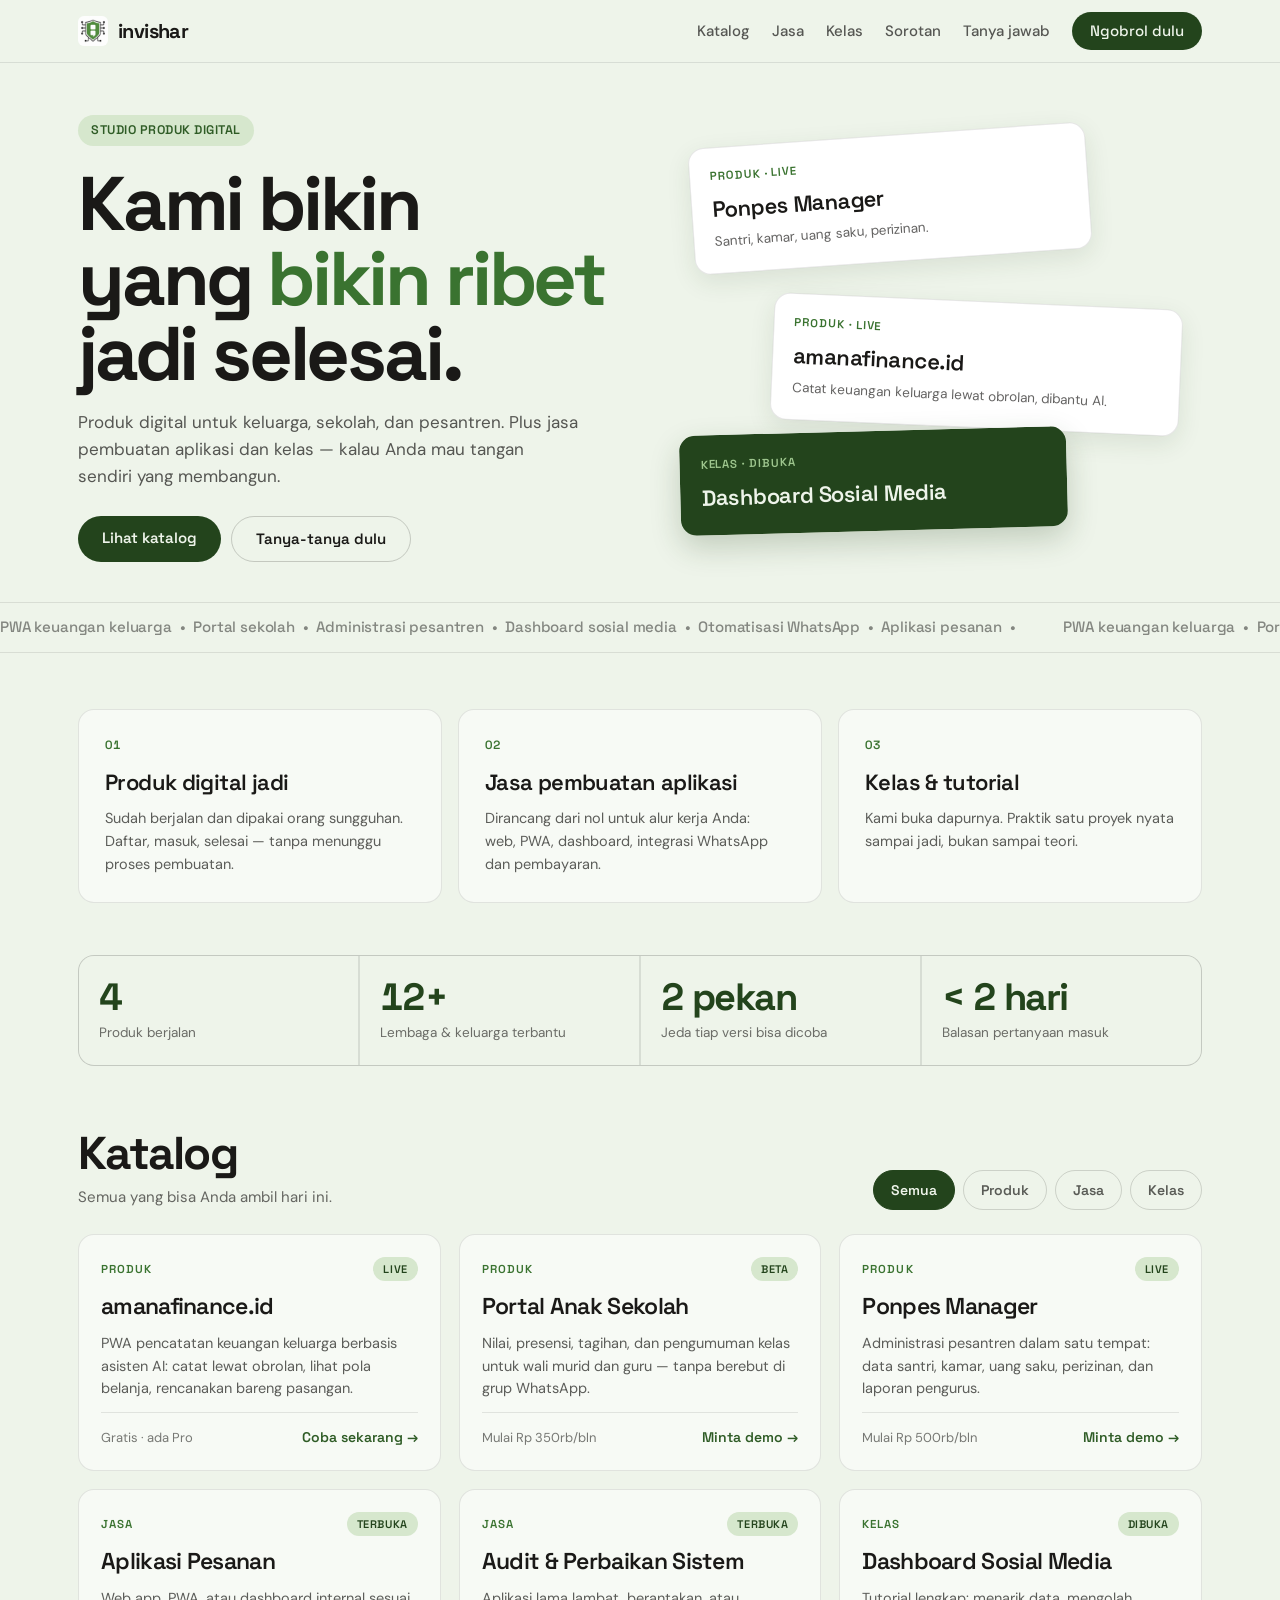
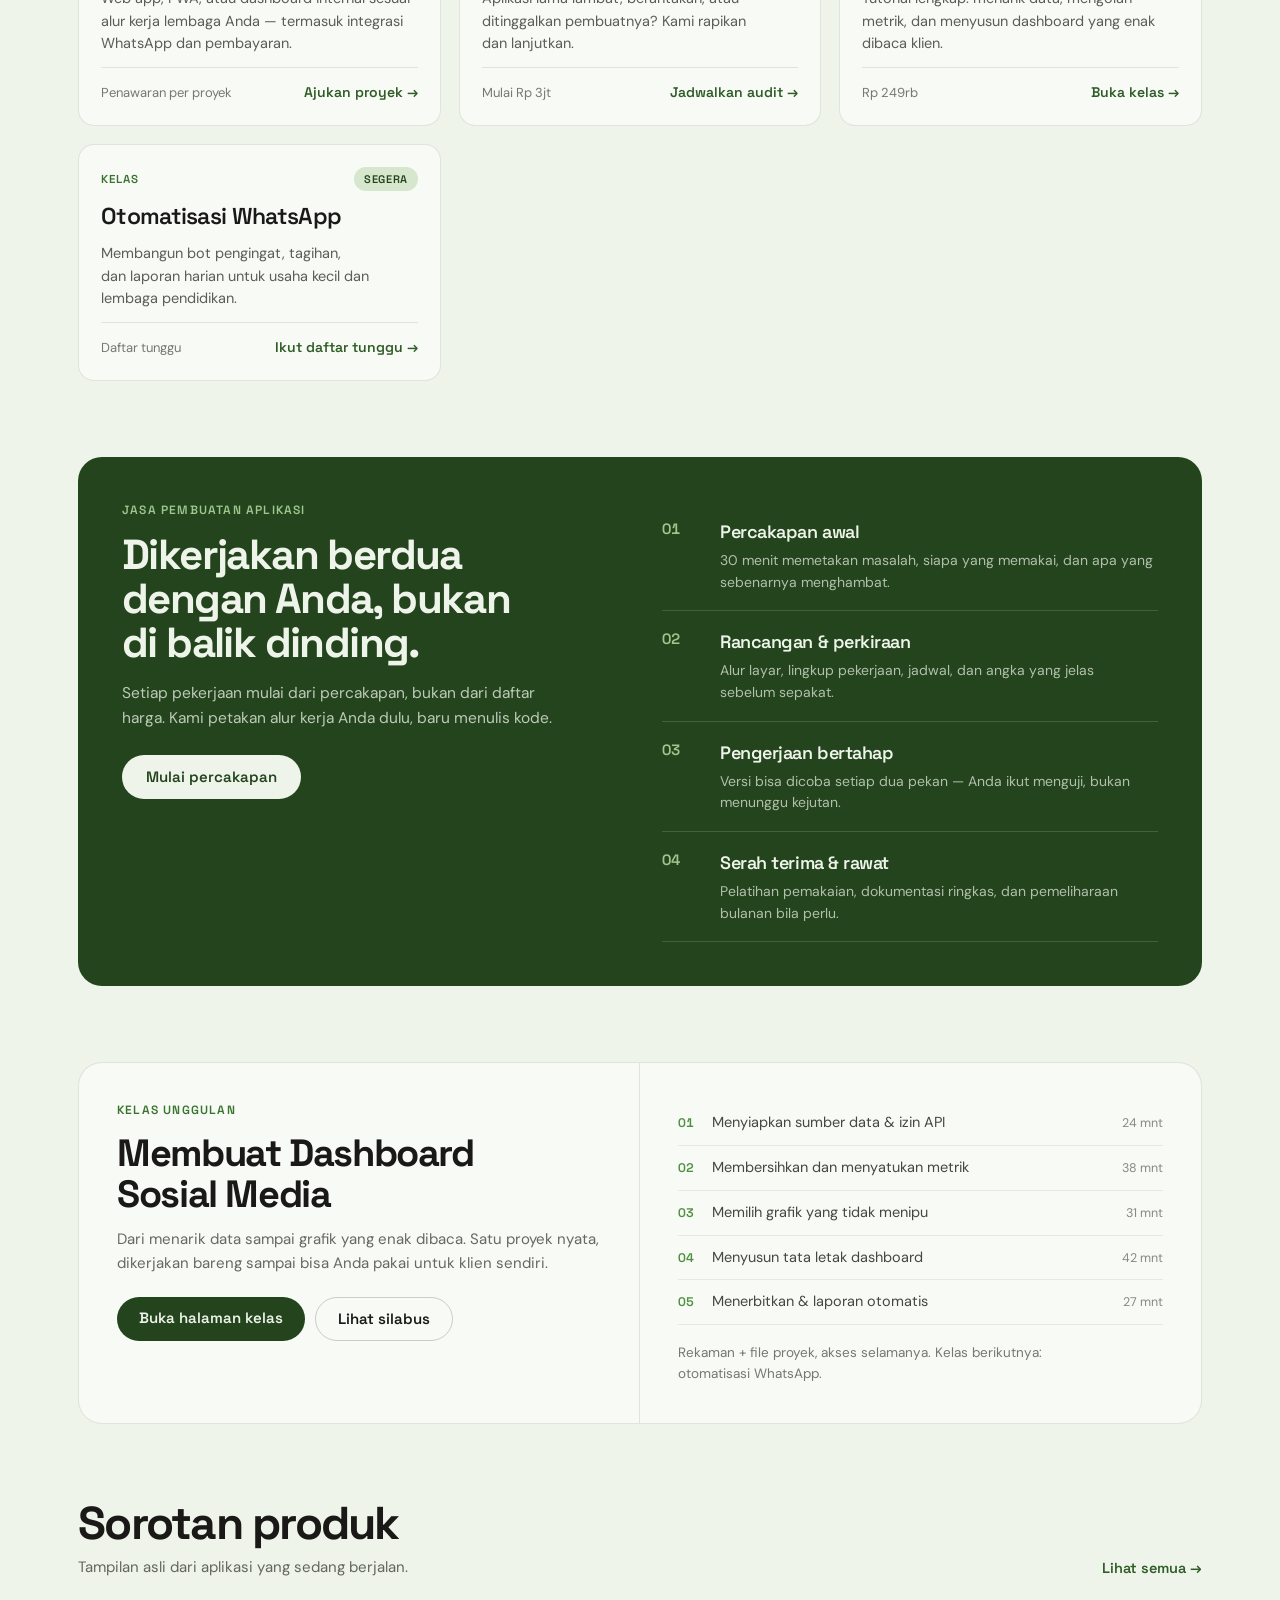
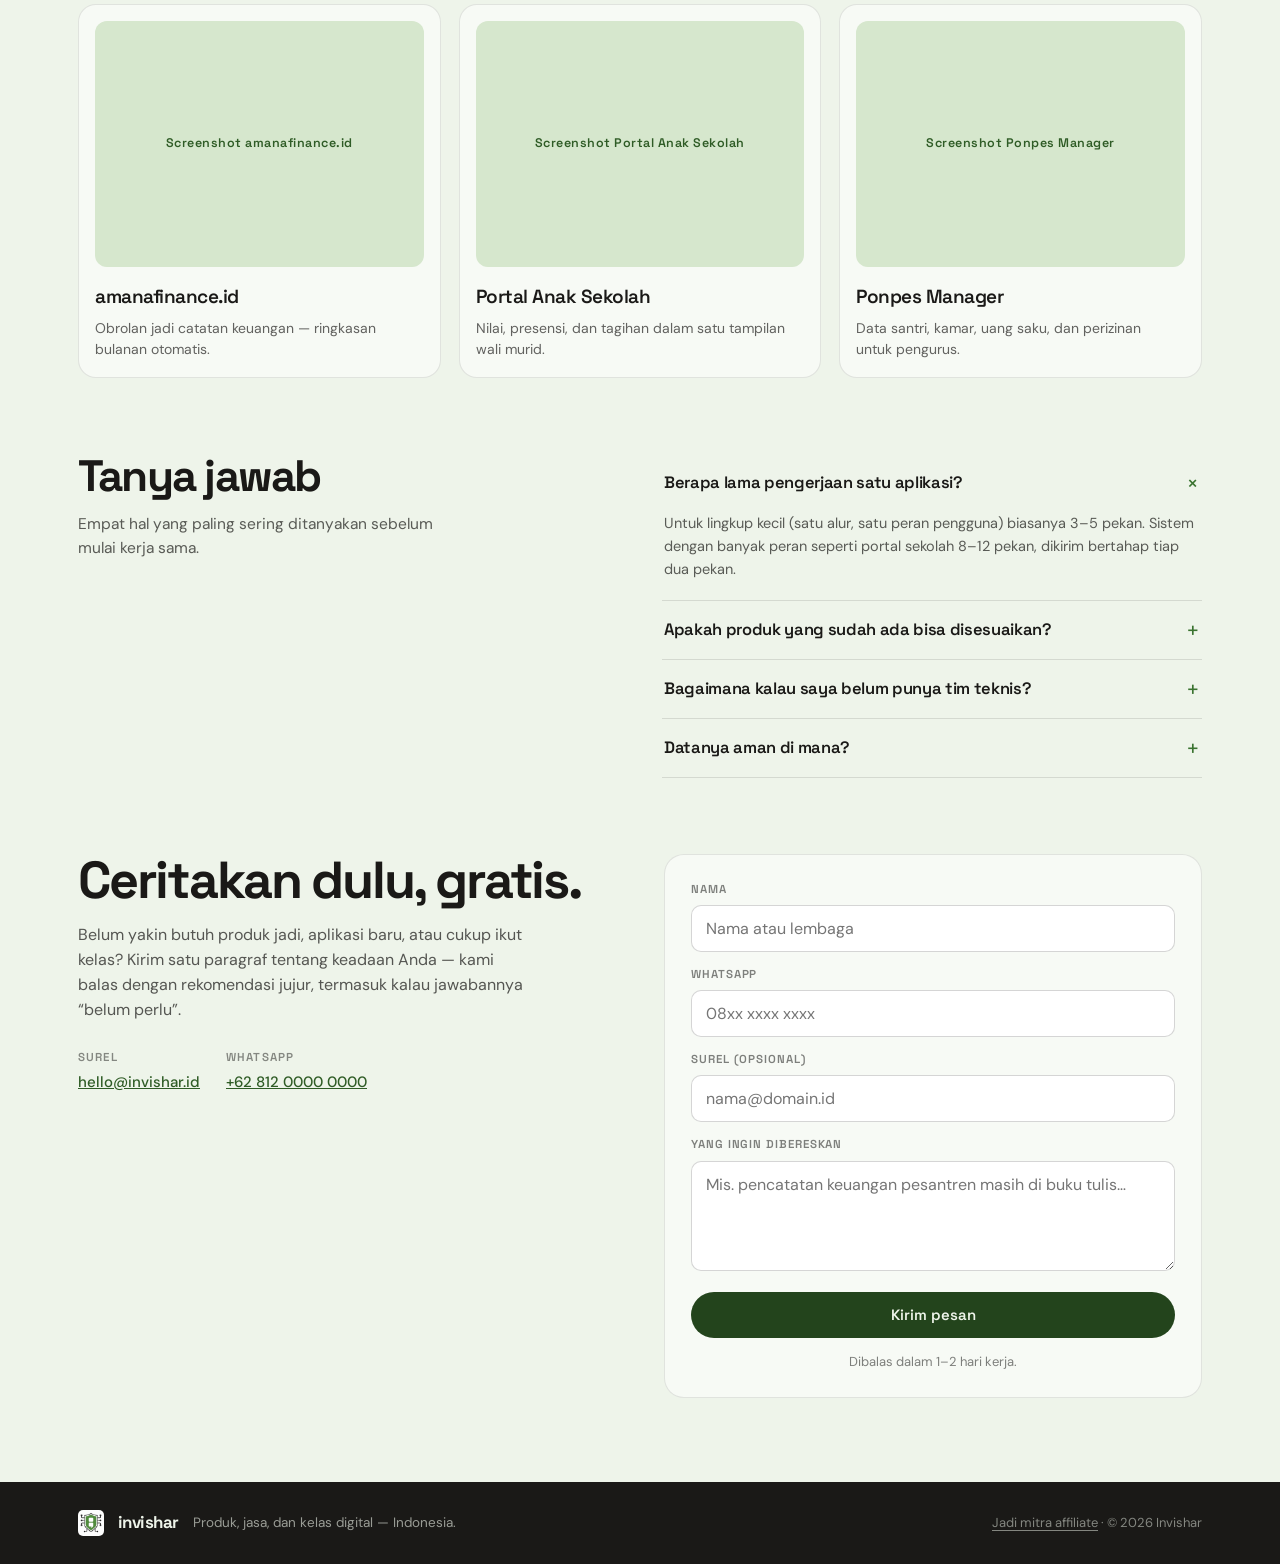
<file: site/index.html>
<!DOCTYPE html>
<html lang="id">
<head>
<meta charset="utf-8">
<meta name="viewport" content="width=device-width, initial-scale=1">
<title>Invishar &mdash; Produk, jasa, dan kelas digital</title>
<meta name="description" content="Studio produk digital untuk keluarga, sekolah, dan pesantren. Produk siap pakai, jasa pembuatan aplikasi, dan kelas praktis.">
<meta name="theme-color" content="#eef4ea">
<link rel="canonical" href="https://invishar.com/">
<link rel="icon" href="assets/invishar-logo.png">

<meta property="og:type" content="website">
<meta property="og:locale" content="id_ID">
<meta property="og:site_name" content="Invishar">
<meta property="og:title" content="Invishar — Produk, jasa, dan kelas digital">
<meta property="og:description" content="Studio produk digital untuk keluarga, sekolah, dan pesantren. Produk siap pakai, jasa pembuatan aplikasi, dan kelas praktis.">
<meta property="og:url" content="https://invishar.com/">
<meta property="og:image" content="https://invishar.com/assets/invishar-logo.png">
<meta name="twitter:card" content="summary_large_image">

<link rel="preconnect" href="https://fonts.googleapis.com">
<link rel="preconnect" href="https://fonts.gstatic.com" crossorigin>
<link href="https://fonts.googleapis.com/css2?family=Space+Grotesk:wght@400;500;600;700&family=DM+Sans:ital,opsz,wght@0,9..40,400..600;1,9..40,400&display=swap" rel="stylesheet">
<link rel="stylesheet" href="css/style.css?v=20260919b">
<script>document.documentElement.classList.add("js");</script>
</head>
<body>

<a class="skip" href="#atas">Lompat ke konten</a>

<!-- ============ NAV ============ -->
<header class="nav">
  <div class="nav-inner wrap">
    <a class="brand" href="#atas">
      <img src="assets/invishar-logo.png" alt="" width="30" height="30">
      <span>invishar</span>
    </a>

    <nav class="nav-links" id="nav-links" aria-label="Navigasi utama">
      <a href="#katalog">Katalog</a>
      <a href="#jasa">Jasa</a>
      <a href="kelas.html">Kelas</a>
      <a href="#sorotan">Sorotan</a>
      <a href="#tanya">Tanya jawab</a>
      <a class="btn btn-solid btn-sm" href="#kontak">Ngobrol dulu</a>
    </nav>

    <button class="burger" type="button" id="burger" aria-label="Buka menu" aria-expanded="false" aria-controls="nav-links">
      <span></span><span></span><span></span>
    </button>
  </div>
</header>

<main>

<!-- ============ HERO ============ -->
<section class="hero wrap" id="atas">
  <div class="hero-copy">
    <p class="pill" data-reveal="0">Studio produk digital</p>
    <h1 data-reveal="80">Kami bikin yang <em>bikin ribet</em> jadi selesai.</h1>
    <p class="lead" data-reveal="160">Produk digital untuk keluarga, sekolah, dan pesantren. Plus jasa pembuatan aplikasi dan kelas &mdash; kalau Anda mau tangan sendiri yang membangun.</p>
    <div class="cta-row" data-reveal="240">
      <a class="btn btn-solid" href="#katalog">Lihat katalog</a>
      <a class="btn btn-outline" href="#kontak">Tanya-tanya dulu</a>
    </div>
  </div>

  <div class="stack" aria-hidden="true">
    <div class="stack-card c1" data-reveal-fade="120">
      <p class="kicker">Produk &middot; Live</p>
      <p class="stack-title">Ponpes Manager</p>
      <p class="stack-desc">Santri, kamar, uang saku, perizinan.</p>
    </div>
    <div class="stack-card c2" data-reveal-fade="240">
      <p class="kicker">Produk &middot; Live</p>
      <p class="stack-title">amanafinance.id</p>
      <p class="stack-desc">Catat keuangan keluarga lewat obrolan, dibantu AI.</p>
    </div>
    <div class="stack-card c3" data-reveal-fade="360">
      <p class="kicker">Kelas &middot; Dibuka</p>
      <p class="stack-title tight">Dashboard Sosial Media</p>
    </div>
  </div>
</section>

<!-- ============ MARQUEE ============ -->
<div class="marquee" aria-hidden="true">
  <div class="marquee-track">
    <span>PWA keuangan keluarga &nbsp;&bull;&nbsp; Portal sekolah &nbsp;&bull;&nbsp; Administrasi pesantren &nbsp;&bull;&nbsp; Dashboard sosial media &nbsp;&bull;&nbsp; Otomatisasi WhatsApp &nbsp;&bull;&nbsp; Aplikasi pesanan &nbsp;&bull;&nbsp;</span>
    <span>PWA keuangan keluarga &nbsp;&bull;&nbsp; Portal sekolah &nbsp;&bull;&nbsp; Administrasi pesantren &nbsp;&bull;&nbsp; Dashboard sosial media &nbsp;&bull;&nbsp; Otomatisasi WhatsApp &nbsp;&bull;&nbsp; Aplikasi pesanan &nbsp;&bull;&nbsp;</span>
  </div>
</div>

<!-- ============ TIGA PINTU ============ -->
<section class="doors wrap">
  <article class="door" data-reveal="0">
    <p class="no">01</p>
    <h3>Produk digital jadi</h3>
    <p>Sudah berjalan dan dipakai orang sungguhan. Daftar, masuk, selesai &mdash; tanpa menunggu proses pembuatan.</p>
  </article>
  <article class="door" data-reveal="80">
    <p class="no">02</p>
    <h3>Jasa pembuatan aplikasi</h3>
    <p>Dirancang dari nol untuk alur kerja Anda: web, PWA, dashboard, integrasi WhatsApp dan pembayaran.</p>
  </article>
  <article class="door" data-reveal="160">
    <p class="no">03</p>
    <h3>Kelas &amp; tutorial</h3>
    <p>Kami buka dapurnya. Praktik satu proyek nyata sampai jadi, bukan sampai teori.</p>
  </article>
</section>

<!-- ============ ANGKA ============ -->
<section class="wrap">
  <div class="stats">
    <div class="stat" data-reveal="0"><p class="stat-num">4</p><p class="stat-lbl">Produk berjalan</p></div>
    <div class="stat" data-reveal="70"><p class="stat-num">12+</p><p class="stat-lbl">Lembaga &amp; keluarga terbantu</p></div>
    <div class="stat" data-reveal="140"><p class="stat-num">2 pekan</p><p class="stat-lbl">Jeda tiap versi bisa dicoba</p></div>
    <div class="stat" data-reveal="210"><p class="stat-num">&lt; 2 hari</p><p class="stat-lbl">Balasan pertanyaan masuk</p></div>
  </div>
</section>

<!-- ============ KATALOG ============ -->
<section class="wrap" id="katalog">
  <div class="sec-head" data-reveal="0">
    <div>
      <h2>Katalog</h2>
      <p class="sec-sub">Semua yang bisa Anda ambil hari ini.</p>
    </div>
    <div class="tabs" role="group" aria-label="Saring katalog">
      <button class="tab is-on" type="button" data-filter="Semua" aria-pressed="true">Semua</button>
      <button class="tab" type="button" data-filter="Produk" aria-pressed="false">Produk</button>
      <button class="tab" type="button" data-filter="Jasa" aria-pressed="false">Jasa</button>
      <button class="tab" type="button" data-filter="Kelas" aria-pressed="false">Kelas</button>
    </div>
  </div>

  <div class="grid-cards" id="katalog-grid">
    <article class="item" data-reveal="0" data-kategori="Produk">
      <div class="item-top"><span class="kicker">Produk</span><span class="badge">Live</span></div>
      <h3>amanafinance.id</h3>
      <p>PWA pencatatan keuangan keluarga berbasis asisten AI: catat lewat obrolan, lihat pola belanja, rencanakan bareng pasangan.</p>
      <div class="item-foot"><span class="harga">Gratis &middot; ada Pro</span><a href="#kontak">Coba sekarang &rarr;</a></div>
    </article>

    <article class="item" data-reveal="70" data-kategori="Produk">
      <div class="item-top"><span class="kicker">Produk</span><span class="badge">Beta</span></div>
      <h3>Portal Anak Sekolah</h3>
      <p>Nilai, presensi, tagihan, dan pengumuman kelas untuk wali murid dan guru &mdash; tanpa berebut di grup WhatsApp.</p>
      <div class="item-foot"><span class="harga">Mulai Rp 350rb/bln</span><a href="#kontak">Minta demo &rarr;</a></div>
    </article>

    <article class="item" data-reveal="140" data-kategori="Produk">
      <div class="item-top"><span class="kicker">Produk</span><span class="badge">Live</span></div>
      <h3>Ponpes Manager</h3>
      <p>Administrasi pesantren dalam satu tempat: data santri, kamar, uang saku, perizinan, dan laporan pengurus.</p>
      <div class="item-foot"><span class="harga">Mulai Rp 500rb/bln</span><a href="#kontak">Minta demo &rarr;</a></div>
    </article>

    <article class="item" data-reveal="210" data-kategori="Jasa">
      <div class="item-top"><span class="kicker">Jasa</span><span class="badge">Terbuka</span></div>
      <h3>Aplikasi Pesanan</h3>
      <p>Web app, PWA, atau dashboard internal sesuai alur kerja lembaga Anda &mdash; termasuk integrasi WhatsApp dan pembayaran.</p>
      <div class="item-foot"><span class="harga">Penawaran per proyek</span><a href="#kontak">Ajukan proyek &rarr;</a></div>
    </article>

    <article class="item" data-reveal="280" data-kategori="Jasa">
      <div class="item-top"><span class="kicker">Jasa</span><span class="badge">Terbuka</span></div>
      <h3>Audit &amp; Perbaikan Sistem</h3>
      <p>Aplikasi lama lambat, berantakan, atau ditinggalkan pembuatnya? Kami rapikan dan lanjutkan.</p>
      <div class="item-foot"><span class="harga">Mulai Rp 3jt</span><a href="#kontak">Jadwalkan audit &rarr;</a></div>
    </article>

    <article class="item" data-reveal="350" data-kategori="Kelas">
      <div class="item-top"><span class="kicker">Kelas</span><span class="badge">Dibuka</span></div>
      <h3>Dashboard Sosial Media</h3>
      <p>Tutorial lengkap: menarik data, mengolah metrik, dan menyusun dashboard yang enak dibaca klien.</p>
      <div class="item-foot"><span class="harga">Rp 249rb</span><a href="course.html">Buka kelas &rarr;</a></div>
    </article>

    <article class="item" data-reveal="420" data-kategori="Kelas">
      <div class="item-top"><span class="kicker">Kelas</span><span class="badge">Segera</span></div>
      <h3>Otomatisasi WhatsApp</h3>
      <p>Membangun bot pengingat, tagihan, dan laporan harian untuk usaha kecil dan lembaga pendidikan.</p>
      <div class="item-foot"><span class="harga">Daftar tunggu</span><a href="#kontak">Ikut daftar tunggu &rarr;</a></div>
    </article>
  </div>
</section>

<!-- ============ JASA ============ -->
<section class="wrap" id="jasa">
  <div class="panel-dark" data-reveal="0">
    <div>
      <p class="kicker light">Jasa pembuatan aplikasi</p>
      <h2 class="h2-dark">Dikerjakan berdua dengan Anda, bukan di balik dinding.</h2>
      <p class="panel-lead">Setiap pekerjaan mulai dari percakapan, bukan dari daftar harga. Kami petakan alur kerja Anda dulu, baru menulis kode.</p>
      <a class="btn btn-light" href="#kontak">Mulai percakapan</a>
    </div>
    <ol class="steps">
      <li><span class="step-no">01</span><div><h4>Percakapan awal</h4><p>30 menit memetakan masalah, siapa yang memakai, dan apa yang sebenarnya menghambat.</p></div></li>
      <li><span class="step-no">02</span><div><h4>Rancangan &amp; perkiraan</h4><p>Alur layar, lingkup pekerjaan, jadwal, dan angka yang jelas sebelum sepakat.</p></div></li>
      <li><span class="step-no">03</span><div><h4>Pengerjaan bertahap</h4><p>Versi bisa dicoba setiap dua pekan &mdash; Anda ikut menguji, bukan menunggu kejutan.</p></div></li>
      <li><span class="step-no">04</span><div><h4>Serah terima &amp; rawat</h4><p>Pelatihan pemakaian, dokumentasi ringkas, dan pemeliharaan bulanan bila perlu.</p></div></li>
    </ol>
  </div>
</section>

<!-- ============ KELAS ============ -->
<section class="wrap" id="kelas">
  <div class="kelas" data-reveal="0">
    <div class="kelas-copy">
      <p class="kicker">Kelas unggulan</p>
      <h2>Membuat Dashboard Sosial Media</h2>
      <p class="sec-sub">Dari menarik data sampai grafik yang enak dibaca. Satu proyek nyata, dikerjakan bareng sampai bisa Anda pakai untuk klien sendiri.</p>
      <div class="cta-row">
        <a class="btn btn-solid" href="course.html">Buka halaman kelas</a>
        <a class="btn btn-outline" href="course.html#materi">Lihat silabus</a>
      </div>
    </div>
    <div class="kelas-modul">
      <ol class="modul">
        <li><span class="m-no">01</span><span class="m-judul">Menyiapkan sumber data &amp; izin API</span><span class="m-dur">24 mnt</span></li>
        <li><span class="m-no">02</span><span class="m-judul">Membersihkan dan menyatukan metrik</span><span class="m-dur">38 mnt</span></li>
        <li><span class="m-no">03</span><span class="m-judul">Memilih grafik yang tidak menipu</span><span class="m-dur">31 mnt</span></li>
        <li><span class="m-no">04</span><span class="m-judul">Menyusun tata letak dashboard</span><span class="m-dur">42 mnt</span></li>
        <li><span class="m-no">05</span><span class="m-judul">Menerbitkan &amp; laporan otomatis</span><span class="m-dur">27 mnt</span></li>
      </ol>
      <p class="note">Rekaman + file proyek, akses selamanya. Kelas berikutnya: otomatisasi WhatsApp.</p>
    </div>
  </div>
</section>

<!-- ============ SOROTAN ============ -->
<section class="wrap" id="sorotan">
  <div class="sec-head" data-reveal="0">
    <div>
      <h2>Sorotan produk</h2>
      <p class="sec-sub">Tampilan asli dari aplikasi yang sedang berjalan.</p>
    </div>
    <a class="link-more" href="#katalog">Lihat semua &rarr;</a>
  </div>

  <div class="grid-cards">
    <!-- Ganti isi .shot-frame dengan: <img src="assets/shot-amana.png" alt="Tangkapan layar amanafinance.id"> -->
    <figure class="shot" data-reveal="0">
      <div class="shot-frame"><span class="shot-ph">Screenshot amanafinance.id</span></div>
      <figcaption>
        <p class="shot-title">amanafinance.id</p>
        <p>Obrolan jadi catatan keuangan &mdash; ringkasan bulanan otomatis.</p>
      </figcaption>
    </figure>
    <figure class="shot" data-reveal="80">
      <div class="shot-frame"><span class="shot-ph">Screenshot Portal Anak Sekolah</span></div>
      <figcaption>
        <p class="shot-title">Portal Anak Sekolah</p>
        <p>Nilai, presensi, dan tagihan dalam satu tampilan wali murid.</p>
      </figcaption>
    </figure>
    <figure class="shot" data-reveal="160">
      <div class="shot-frame"><span class="shot-ph">Screenshot Ponpes Manager</span></div>
      <figcaption>
        <p class="shot-title">Ponpes Manager</p>
        <p>Data santri, kamar, uang saku, dan perizinan untuk pengurus.</p>
      </figcaption>
    </figure>
  </div>
</section>

<!-- ============ TANYA JAWAB ============ -->
<section class="wrap" id="tanya">
  <div class="faq-grid">
    <div data-reveal="0">
      <h2>Tanya jawab</h2>
      <p class="sec-sub narrow">Empat hal yang paling sering ditanyakan sebelum mulai kerja sama.</p>
    </div>

    <div class="faq" id="faq">
      <div class="faq-row">
        <button class="faq-q" type="button" aria-expanded="true" aria-controls="faq-a0">
          <span>Berapa lama pengerjaan satu aplikasi?</span><span class="faq-icon" aria-hidden="true">+</span>
        </button>
        <div class="faq-a is-open" id="faq-a0"><div><p>Untuk lingkup kecil (satu alur, satu peran pengguna) biasanya 3&ndash;5 pekan. Sistem dengan banyak peran seperti portal sekolah 8&ndash;12 pekan, dikirim bertahap tiap dua pekan.</p></div></div>
      </div>
      <div class="faq-row">
        <button class="faq-q" type="button" aria-expanded="false" aria-controls="faq-a1">
          <span>Apakah produk yang sudah ada bisa disesuaikan?</span><span class="faq-icon" aria-hidden="true">+</span>
        </button>
        <div class="faq-a" id="faq-a1"><div><p>Bisa. amanafinance, Portal Sekolah, dan Ponpes Manager punya opsi penyesuaian merek, form, dan laporan &mdash; jauh lebih murah daripada membangun dari nol.</p></div></div>
      </div>
      <div class="faq-row">
        <button class="faq-q" type="button" aria-expanded="false" aria-controls="faq-a2">
          <span>Bagaimana kalau saya belum punya tim teknis?</span><span class="faq-icon" aria-hidden="true">+</span>
        </button>
        <div class="faq-a" id="faq-a2"><div><p>Justru itu bagian kami. Ada pelatihan pemakaian, dokumentasi ringkas berbahasa Indonesia, dan paket pemeliharaan bulanan kalau dibutuhkan.</p></div></div>
      </div>
      <div class="faq-row">
        <button class="faq-q" type="button" aria-expanded="false" aria-controls="faq-a3">
          <span>Datanya aman di mana?</span><span class="faq-icon" aria-hidden="true">+</span>
        </button>
        <div class="faq-a" id="faq-a3"><div><p>Server dengan enkripsi saat transit dan pencadangan harian. Untuk lembaga yang mewajibkannya, kami bisa memasang di server milik Anda sendiri.</p></div></div>
      </div>
    </div>
  </div>
</section>

<!-- ============ KONTAK ============ -->
<section class="wrap kontak" id="kontak">
  <div class="kontak-grid">
    <div data-reveal="0">
      <h2 class="h2-xl">Ceritakan dulu, gratis.</h2>
      <p class="lead">Belum yakin butuh produk jadi, aplikasi baru, atau cukup ikut kelas? Kirim satu paragraf tentang keadaan Anda &mdash; kami balas dengan rekomendasi jujur, termasuk kalau jawabannya &ldquo;belum perlu&rdquo;.</p>
      <div class="kontak-meta">
        <div>
          <p class="kicker muted">Surel</p>
          <a href="mailto:hello@invishar.id">hello@invishar.id</a>
        </div>
        <div>
          <p class="kicker muted">WhatsApp</p>
          <a href="https://wa.me/628120000000">+62 812 0000 0000</a>
        </div>
      </div>
    </div>

    <!-- Pesan masuk ke panel admin dan langsung muncul di menu Transaksi sebagai
         order jasa. Jalurnya relatif, jadi satu origin dengan situs dan tidak ada
         urusan CORS. action= diisi alamat yang sama dengan data-kirim: kalau
         JavaScript gagal dimuat, pesannya tetap tercatat dan tidak hilang. -->
    <form class="form" id="form-kontak" data-kirim="/panel/api-pesan.php" action="/panel/api-pesan.php" method="post" data-reveal="100">
      <div class="field">
        <label for="nama">Nama</label>
        <input id="nama" name="nama" type="text" autocomplete="name" placeholder="Nama atau lembaga" required>
      </div>
      <div class="field">
        <label for="whatsapp">WhatsApp</label>
        <input id="whatsapp" name="whatsapp" type="tel" inputmode="tel" autocomplete="tel" placeholder="08xx xxxx xxxx" required>
      </div>
      <div class="field">
        <label for="surel">Surel (opsional)</label>
        <input id="surel" name="surel" type="email" autocomplete="email" placeholder="nama@domain.id">
      </div>
      <div class="field">
        <label for="pesan">Yang ingin dibereskan</label>
        <textarea id="pesan" name="pesan" rows="4" placeholder="Mis. pencatatan keuangan pesantren masih di buku tulis&hellip;" required></textarea>
      </div>
      <!-- Perangkap robot: tersembunyi dari manusia, hanya diisi oleh pengirim otomatis. -->
      <input class="jebakan" type="text" name="alamat" tabindex="-1" autocomplete="off" aria-hidden="true">

      <button class="btn btn-solid btn-block" type="submit" id="tombol-kirim">Kirim pesan</button>
      <p class="form-note" id="form-note">Dibalas dalam 1&ndash;2 hari kerja.</p>
    </form>
  </div>
</section>

</main>

<!-- ============ FOOTER ============ -->
<footer class="footer">
  <div class="wrap footer-inner">
    <img src="assets/invishar-logo.png" alt="" width="26" height="26">
    <span class="footer-brand">invishar</span>
    <span class="footer-tag">Produk, jasa, dan kelas digital &mdash; Indonesia.</span>
    <span class="footer-copy"><a href="/mitra/daftar" style="color:inherit;text-underline-offset:3px">Jadi mitra affiliate</a> &middot; &copy; 2026 Invishar</span>
  </div>
</footer>

<script src="js/main.js?v=20261001" defer></script>
</body>
</html>
</file>
<file: site/css/style.css>
/* ==========================================================================
   Invishar — landing page
   Dikonversi dari desain "Invishar v2" (Claude Design canvas) ke CSS statis.
   Breakpoint mobile: 760px (mengikuti ambang `mob` di desain asli).
   ========================================================================== */

/* --------------------------------------------------------------- 1. Token */
:root {
  /* Ground & permukaan */
  --bg:            #eef4ea;
  --surface:       #f7faf5;
  --white:         #ffffff;

  /* Tinta */
  --ink:           #1a1917;
  --ink-80:        rgba(26, 25, 23, 0.80);
  --ink-72:        rgba(26, 25, 23, 0.72);
  --ink-70:        rgba(26, 25, 23, 0.70);
  --ink-68:        rgba(26, 25, 23, 0.68);
  --ink-65:        rgba(26, 25, 23, 0.65);
  --ink-62:        rgba(26, 25, 23, 0.62);
  --ink-58:        rgba(26, 25, 23, 0.58);
  --ink-55:        rgba(26, 25, 23, 0.55);
  --ink-50:        rgba(26, 25, 23, 0.50);

  /* Garis */
  --line:          rgba(26, 25, 23, 0.10);
  --line-strong:   rgba(26, 25, 23, 0.16);
  --line-input:    rgba(26, 25, 23, 0.18);
  --line-btn:      rgba(26, 25, 23, 0.20);
  --line-faq:      rgba(26, 25, 23, 0.12);

  /* Hijau */
  --green-900:     #23441c;
  --green-700:     #2f5c26;
  --green-600:     #3a7330;
  --green-500:     #3f7a33;
  --green-400:     #4f8f3f;
  --green-300:     #7fae6d;
  --green-200:     #9ec68e;
  --green-100:     #d6e7cd;

  /* Di atas panel gelap */
  --on-dark:       #eef4ea;
  --on-dark-76:    rgba(238, 244, 234, 0.76);
  --on-dark-70:    rgba(238, 244, 234, 0.70);
  --on-dark-60:    rgba(238, 244, 234, 0.60);
  --on-dark-50:    rgba(238, 244, 234, 0.50);
  --on-dark-line:  rgba(238, 244, 234, 0.16);

  /* Bayangan */
  --sh-card:       0 8px 24px rgba(35, 68, 28, 0.10);
  --sh-card-dark:  0 12px 30px rgba(35, 68, 28, 0.22);
  --sh-hover:      0 12px 28px rgba(35, 68, 28, 0.10);
  --sh-hover-soft: 0 10px 24px rgba(35, 68, 28, 0.08);
  --sh-btn:        0 8px 20px rgba(35, 68, 28, 0.22);
  --sh-menu:       0 14px 34px rgba(35, 68, 28, 0.14);

  /* Tipografi */
  --font-ui:       "Space Grotesk", system-ui, -apple-system, sans-serif;
  --font-body:     "DM Sans", system-ui, -apple-system, sans-serif;

  /* Lain-lain */
  --wrap:          1180px;
  --gutter:        clamp(16px, 4vw, 28px);
  --r-sm:          10px;
  --r-md:          16px;
  --r-lg:          18px;
  --r-xl:          24px;
  --r-pill:        999px;
  --ease:          cubic-bezier(.22, .68, .3, 1);
}

/* ---------------------------------------------------------------- 2. Base */
*,
*::before,
*::after { box-sizing: border-box; }

html {
  scroll-behavior: smooth;
  -webkit-text-size-adjust: 100%;
}

body {
  margin: 0;
  background: var(--bg);
  color: var(--ink);
  font-family: var(--font-body);
  font-size: 16px;
  line-height: 1.5;
  overflow-x: hidden;
  -webkit-font-smoothing: antialiased;
}

* { -webkit-tap-highlight-color: rgba(63, 122, 51, 0.15); }

img { max-width: 100%; height: auto; display: block; }

a { color: var(--green-700); }
a:hover { color: var(--green-500); }

h1, h2, h3, h4 {
  font-family: var(--font-ui);
  text-wrap: balance;
}

p { text-wrap: pretty; }

:focus-visible {
  outline: 2px solid var(--green-500);
  outline-offset: 2px;
}

::selection {
  background: var(--green-100);
  color: var(--green-900);
}

.skip {
  position: absolute;
  left: -9999px;
  top: 0;
  z-index: 100;
  background: var(--green-900);
  color: var(--on-dark);
  font-family: var(--font-ui);
  font-weight: 600;
  padding: 12px 18px;
  border-radius: 0 0 var(--r-sm) 0;
  text-decoration: none;
}
.skip:focus { left: 0; color: var(--on-dark); }

.wrap {
  max-width: var(--wrap);
  margin-inline: auto;
  padding-inline: var(--gutter);
}

section[id] { scroll-margin-top: 76px; }

/* ------------------------------------------------------------- 3. Tombol */
.btn {
  display: inline-block;
  font-family: var(--font-ui);
  font-weight: 600;
  font-size: 15px;
  line-height: 1.2;
  padding: 13px 24px;
  border: none;
  border-radius: var(--r-pill);
  text-decoration: none;
  text-align: center;
  cursor: pointer;
  transition: background .18s ease, border-color .18s ease,
              color .18s ease, transform .18s ease, box-shadow .18s ease;
}

.btn-solid {
  background: var(--green-900);
  color: var(--on-dark);
}
.btn-solid:hover {
  background: var(--green-700);
  color: var(--on-dark);
  transform: translateY(-2px);
  box-shadow: var(--sh-btn);
}
.btn-solid:active { transform: translateY(0); box-shadow: none; }

.btn-outline {
  background: transparent;
  border: 1.5px solid var(--line-btn);
  color: var(--ink);
}
.btn-outline:hover {
  border-color: var(--green-400);
  color: var(--green-700);
  transform: translateY(-2px);
}

.btn-light {
  background: var(--on-dark);
  color: var(--green-900);
}
.btn-light:hover {
  background: var(--green-100);
  color: var(--green-900);
  transform: translateY(-2px);
}

.btn-sm { font-size: 14.5px; padding: 10px 18px; }
.btn-block { width: 100%; padding: 14px 22px; }

.cta-row { display: flex; flex-wrap: wrap; gap: 10px; }

/* -------------------------------------------------------- 4. Teks berulang */
.kicker {
  font-family: var(--font-ui);
  font-size: 11.5px;
  font-weight: 600;
  letter-spacing: 0.09em;
  text-transform: uppercase;
  color: var(--green-600);
  margin: 0;
}
.kicker.light { color: var(--green-200); font-size: 12px; letter-spacing: 0.1em; }
.kicker.muted { color: var(--ink-50); letter-spacing: 0.1em; margin-bottom: 5px; }

.lead {
  font-size: clamp(15.5px, 1.6vw, 17px);
  line-height: 1.58;
  color: var(--ink-72);
  max-width: 42ch;
  margin: 0 0 26px;
}

.sec-sub {
  font-size: 15px;
  line-height: 1.58;
  color: var(--ink-65);
  margin: 0;
}
.sec-sub.narrow { max-width: 34ch; font-size: 15.5px; color: var(--ink-70); }

.sec-head {
  display: flex;
  flex-wrap: wrap;
  align-items: flex-end;
  gap: 18px;
  margin-bottom: 24px;
}
.sec-head > div:first-child { min-width: 0; margin-right: auto; }
.sec-head h2 {
  font-weight: 700;
  font-size: clamp(28px, 5vw, 46px);
  letter-spacing: -0.038em;
  line-height: 1.04;
  margin: 0 0 8px;
}

.link-more {
  font-family: var(--font-ui);
  font-weight: 600;
  font-size: 14.5px;
  text-decoration: none;
}

/* Angka selalu tabular */
.stat-num, .harga, .no, .step-no, .m-no, .m-dur, .footer-copy {
  font-variant-numeric: tabular-nums;
}

/* ------------------------------------------------------------------ 5. Nav */
.nav {
  position: sticky;
  top: 0;
  z-index: 30;
  background: rgba(238, 244, 234, 0.90);
  backdrop-filter: blur(10px);
  -webkit-backdrop-filter: blur(10px);
  border-bottom: 1px solid var(--line);
}

.nav-inner {
  position: relative;
  display: flex;
  align-items: center;
  gap: 18px;
  padding-block: 12px;
}

.brand {
  display: flex;
  align-items: center;
  gap: 10px;
  margin-right: auto;
  text-decoration: none;
  color: inherit;
}
.brand:hover { color: inherit; }
.brand img { width: 30px; height: 30px; border-radius: 6px; }
.brand span {
  font-family: var(--font-ui);
  font-weight: 700;
  font-size: 20px;
  letter-spacing: -0.03em;
}

.nav-links {
  display: flex;
  align-items: center;
  gap: 22px;
}
.nav-links > a {
  color: var(--ink-72);
  text-decoration: none;
  font-size: 15px;
  font-weight: 500;
  transition: color .16s ease;
}
.nav-links > a:hover { color: var(--green-900); }
.nav-links > a.btn { color: var(--on-dark); }

.burger {
  display: none;
  flex-direction: column;
  gap: 4px;
  align-items: center;
  justify-content: center;
  width: 44px;
  height: 44px;
  border: 1.5px solid var(--line-strong);
  border-radius: 12px;
  background: transparent;
  cursor: pointer;
}
.burger span {
  display: block;
  width: 18px;
  height: 1.8px;
  background: var(--ink);
  border-radius: 2px;
}

/* ----------------------------------------------------------------- 6. Hero */
.hero {
  display: grid;
  grid-template-columns: repeat(auto-fit, minmax(min(290px, 100%), 1fr));
  gap: clamp(30px, 5vw, 48px);
  align-items: center;
  padding-top: clamp(34px, 6vw, 52px);
  padding-bottom: 14px;
}

.hero-copy { min-width: 0; }

.pill {
  display: inline-flex;
  align-items: center;
  gap: 8px;
  font-family: var(--font-ui);
  font-size: 12.5px;
  font-weight: 600;
  letter-spacing: 0.04em;
  text-transform: uppercase;
  color: var(--green-700);
  background: var(--green-100);
  padding: 6px 13px;
  border-radius: var(--r-pill);
  margin: 0 0 20px;
}

.hero h1 {
  font-weight: 700;
  font-size: clamp(36px, 7.4vw, 76px);
  line-height: 0.99;
  letter-spacing: -0.042em;
  margin: 0 0 18px;
}
.hero h1 em { font-style: normal; color: var(--green-600); }

/* Tumpukan kartu melayang */
.stack {
  min-width: 0;
  position: relative;
  height: 420px;
}

.stack-card {
  position: absolute;
  background: var(--white);
  border: 1px solid var(--line);
  box-shadow: var(--sh-card);
  border-radius: var(--r-md);
  padding: 20px;
  animation: inv-float 7s ease-in-out infinite;
}
.stack-card .kicker { font-size: 11.5px; letter-spacing: 0.08em; }
.stack-title {
  font-family: var(--font-ui);
  font-weight: 600;
  font-size: 22px;
  letter-spacing: -0.025em;
  margin: 8px 0 6px;
}
.stack-title.tight { margin-bottom: 0; }
.stack-desc {
  font-size: 13.5px;
  line-height: 1.5;
  color: var(--ink-68);
  margin: 0;
}

.stack .c1 { top: 6px;   left: 5%;  width: 74%; transform: rotate(-4deg);   animation-delay: 0s; }
.stack .c2 { top: 172px; left: 20%; width: 76%; transform: rotate(2.5deg);  animation-delay: .9s; }
.stack .c3 {
  top: 302px; left: 3%; width: 72%; transform: rotate(-1.5deg); animation-delay: 1.8s;
  background: var(--green-900);
  color: var(--on-dark);
  border-color: transparent;
  box-shadow: var(--sh-card-dark);
}
.stack .c3 .kicker { color: var(--green-200); }

@keyframes inv-float {
  0%, 100% { translate: 0 0; }
  50%      { translate: 0 -7px; }
}

/* -------------------------------------------------------------- 7. Marquee */
.marquee {
  border-top: 1px solid var(--line);
  border-bottom: 1px solid var(--line);
  overflow: hidden;
  padding: 13px 0;
  margin-top: 26px;
}
.marquee-track {
  display: flex;
  gap: 44px;
  width: max-content;
  animation: inv-slide 28s linear infinite;
  font-family: var(--font-ui);
  font-weight: 500;
  font-size: 15px;
  letter-spacing: -0.01em;
  color: var(--ink-50);
  white-space: nowrap;
}

@keyframes inv-slide {
  from { transform: translateX(0); }
  to   { transform: translateX(-50%); }
}

/* ---------------------------------------------------------- 8. Tiga pintu */
.doors {
  display: grid;
  grid-template-columns: repeat(auto-fit, minmax(min(240px, 100%), 1fr));
  gap: 16px;
  padding-top: clamp(40px, 6vw, 56px);
}

.door {
  background: var(--surface);
  border: 1px solid var(--line);
  border-radius: var(--r-md);
  padding: 26px;
  transition: border-color .2s ease, transform .2s ease, box-shadow .2s ease;
}
.door:hover {
  border-color: var(--green-300);
  transform: translateY(-3px);
  box-shadow: var(--sh-hover-soft);
}
.door .no {
  font-family: var(--font-ui);
  font-size: 12px;
  font-weight: 600;
  letter-spacing: 0.1em;
  text-transform: uppercase;
  color: var(--green-600);
  margin: 0;
}
.door h3 {
  font-weight: 600;
  font-size: 22px;
  letter-spacing: -0.028em;
  margin: 12px 0 8px;
}
.door p {
  font-size: 14.5px;
  line-height: 1.58;
  color: var(--ink-70);
  margin: 0;
}

/* -------------------------------------------------------------- 9. Statistik */
.stats {
  display: grid;
  grid-template-columns: repeat(auto-fit, minmax(min(150px, 100%), 1fr));
  gap: 2px;
  background: var(--line);
  border: 1px solid var(--line);
  border-radius: var(--r-md);
  overflow: hidden;
  margin-top: clamp(36px, 5vw, 52px);
}
.stat { background: var(--bg); padding: 22px 20px; }
.stat-num {
  font-family: var(--font-ui);
  font-weight: 700;
  font-size: clamp(28px, 4vw, 38px);
  letter-spacing: -0.04em;
  line-height: 1;
  color: var(--green-900);
  margin: 0;
}
.stat-lbl {
  font-size: 13.5px;
  color: var(--ink-62);
  margin: 7px 0 0;
}

/* ------------------------------------------------------------- 10. Katalog */
#katalog { padding-top: clamp(44px, 6vw, 64px); }

.tabs { display: flex; flex-wrap: wrap; gap: 8px; }

.tab {
  font-family: var(--font-ui);
  font-weight: 600;
  font-size: 14px;
  cursor: pointer;
  padding: 10px 17px;
  border-radius: var(--r-pill);
  background: transparent;
  color: var(--ink-70);
  border: 1.5px solid var(--line-strong);
  transition: background .16s ease, color .16s ease, border-color .16s ease;
}
.tab:hover { border-color: var(--green-400); color: var(--green-700); }
.tab.is-on {
  background: var(--green-900);
  color: var(--on-dark);
  border-color: var(--green-900);
}

.grid-cards {
  display: grid;
  grid-template-columns: repeat(auto-fill, minmax(min(270px, 100%), 1fr));
  gap: 18px;
}

.item {
  display: flex;
  flex-direction: column;
  gap: 12px;
  background: var(--surface);
  border: 1px solid var(--line);
  border-radius: var(--r-md);
  padding: 22px;
  transition: transform .2s ease, box-shadow .2s ease, border-color .2s ease;
}
.item:hover {
  border-color: var(--green-300);
  transform: translateY(-4px);
  box-shadow: var(--sh-hover);
}
.item[hidden] { display: none; }

.item-top {
  display: flex;
  align-items: center;
  justify-content: space-between;
  gap: 10px;
}
.badge {
  font-family: var(--font-ui);
  font-size: 11px;
  font-weight: 600;
  letter-spacing: 0.05em;
  text-transform: uppercase;
  background: var(--green-100);
  color: var(--green-900);
  padding: 4px 10px;
  border-radius: var(--r-pill);
}
.item h3 {
  font-weight: 600;
  font-size: 23px;
  letter-spacing: -0.03em;
  line-height: 1.16;
  margin: 0;
}
.item > p {
  font-size: 14.5px;
  line-height: 1.56;
  color: var(--ink-70);
  margin: 0;
}
.item-foot {
  display: flex;
  align-items: center;
  justify-content: space-between;
  gap: 12px;
  border-top: 1px solid var(--line);
  padding-top: 14px;
  margin-top: auto;
}
.harga { font-size: 13px; color: var(--ink-58); }
.item-foot a {
  font-family: var(--font-ui);
  font-weight: 600;
  font-size: 14px;
  text-decoration: none;
  margin-left: auto;
  white-space: nowrap;
}

/* ---------------------------------------------------------------- 11. Jasa */
#jasa, #kelas, #sorotan, #tanya { padding-top: clamp(50px, 7vw, 76px); }

.panel-dark {
  background: var(--green-900);
  color: var(--on-dark);
  border-radius: var(--r-xl);
  padding: clamp(26px, 4vw, 44px);
  display: grid;
  grid-template-columns: repeat(auto-fit, minmax(min(280px, 100%), 1fr));
  gap: clamp(28px, 4vw, 44px);
  align-items: start;
}
.panel-dark > div { min-width: 0; }
.panel-dark .kicker { margin-bottom: 14px; }

.h2-dark {
  font-weight: 700;
  font-size: clamp(26px, 4.4vw, 42px);
  letter-spacing: -0.038em;
  line-height: 1.05;
  margin: 0 0 16px;
}
.panel-lead {
  font-size: 15.5px;
  line-height: 1.6;
  color: var(--on-dark-76);
  max-width: 40ch;
  margin: 0 0 24px;
}

.steps { list-style: none; margin: 0; padding: 0; }
.steps li {
  display: grid;
  grid-template-columns: 44px minmax(0, 1fr);
  gap: 14px;
  padding: 17px 0;
  border-bottom: 1px solid var(--on-dark-line);
}
.step-no {
  font-family: var(--font-ui);
  font-weight: 600;
  font-size: 15px;
  color: var(--green-200);
}
.steps h4 {
  font-weight: 600;
  font-size: 18px;
  letter-spacing: -0.025em;
  margin: 0 0 5px;
}
.steps p {
  font-size: 14px;
  line-height: 1.55;
  color: var(--on-dark-70);
  margin: 0;
}

/* --------------------------------------------------------------- 12. Kelas */
.kelas {
  background: var(--surface);
  border: 1px solid var(--line);
  border-radius: var(--r-xl);
  display: grid;
  grid-template-columns: repeat(auto-fit, minmax(min(280px, 100%), 1fr));
  overflow: hidden;
}
.kelas-copy {
  padding: clamp(24px, 3.4vw, 38px);
  border-bottom: 1px solid var(--line);
}
.kelas-copy .kicker { font-size: 12px; letter-spacing: 0.1em; margin-bottom: 14px; }
.kelas-copy h2 {
  font-weight: 700;
  font-size: clamp(24px, 4vw, 38px);
  letter-spacing: -0.036em;
  line-height: 1.06;
  margin: 0 0 14px;
}
.kelas-copy .sec-sub { margin-bottom: 22px; }
.kelas-copy .btn { font-size: 15px; padding: 12px 22px; }

.kelas-modul { padding: clamp(24px, 3.4vw, 38px); }

.modul { list-style: none; margin: 0; padding: 0; }
.modul li {
  display: flex;
  align-items: baseline;
  gap: 12px;
  padding: 11px 0;
  border-bottom: 1px solid rgba(26, 25, 23, 0.08);
  font-size: 14.5px;
}
.m-no {
  font-family: var(--font-ui);
  font-weight: 600;
  font-size: 12.5px;
  color: var(--green-400);
  min-width: 22px;
}
.m-judul { color: var(--ink-80); min-width: 0; }
.m-dur {
  margin-left: auto;
  font-size: 12.5px;
  color: var(--ink-50);
  white-space: nowrap;
}
.note {
  font-size: 13.5px;
  line-height: 1.55;
  color: var(--ink-58);
  margin: 18px 0 0;
}

/* ------------------------------------------------------------- 13. Sorotan */
.shot {
  background: var(--surface);
  border: 1px solid var(--line);
  border-radius: var(--r-lg);
  padding: 16px;
  margin: 0;
}
.shot-frame {
  position: relative;
  width: 100%;
  aspect-ratio: 4 / 3;
  border-radius: 12px;
  overflow: hidden;
  background: var(--green-100);
  display: grid;
  place-items: center;
}
.shot-frame img { width: 100%; height: 100%; object-fit: cover; }
.shot-ph {
  font-family: var(--font-ui);
  font-size: 12.5px;
  font-weight: 600;
  letter-spacing: 0.04em;
  color: var(--green-700);
  text-align: center;
  padding: 0 16px;
}
.shot figcaption { margin: 0; }
.shot-title {
  font-family: var(--font-ui);
  font-weight: 600;
  font-size: 19px;
  letter-spacing: -0.026em;
  margin: 16px 0 6px;
}
.shot figcaption p:last-child {
  font-size: 14px;
  line-height: 1.55;
  color: var(--ink-68);
  margin: 0;
}

/* ---------------------------------------------------------- 14. Tanya jawab */
.faq-grid {
  display: grid;
  grid-template-columns: repeat(auto-fit, minmax(min(280px, 100%), 1fr));
  gap: clamp(24px, 4vw, 44px);
  align-items: start;
}
.faq-grid > div { min-width: 0; }
.faq-grid h2 {
  font-weight: 700;
  font-size: clamp(28px, 4.6vw, 44px);
  letter-spacing: -0.04em;
  line-height: 1.04;
  margin: 0 0 12px;
}

.faq-row { border-bottom: 1px solid var(--line-faq); }

.faq-q {
  width: 100%;
  display: flex;
  align-items: center;
  gap: 14px;
  background: none;
  border: none;
  padding: 18px 2px;
  cursor: pointer;
  text-align: left;
  font-family: var(--font-ui);
  font-weight: 600;
  font-size: 16.5px;
  letter-spacing: -0.02em;
  color: var(--ink);
}
.faq-q > span:first-child { min-width: 0; }
.faq-q:hover { color: var(--green-700); }

.faq-icon {
  margin-left: auto;
  font-family: var(--font-ui);
  font-size: 22px;
  font-weight: 400;
  line-height: 1;
  color: var(--green-600);
  transition: transform .24s var(--ease);
}
.faq-q[aria-expanded="true"] .faq-icon { transform: rotate(135deg); }

.faq-a {
  display: grid;
  grid-template-rows: 0fr;
  opacity: 0;
  overflow: hidden;
  transition: grid-template-rows .3s var(--ease), opacity .3s ease;
}
.faq-a.is-open { grid-template-rows: 1fr; opacity: 1; }
.faq-a > div { min-height: 0; overflow: hidden; }
.faq-a p {
  font-size: 14.5px;
  line-height: 1.6;
  color: var(--ink-70);
  margin: 0;
  padding: 0 2px 18px;
}

/* -------------------------------------------------------------- 15. Kontak */
.kontak {
  padding-top: clamp(50px, 7vw, 76px);
  padding-bottom: clamp(54px, 7vw, 84px);
}
.kontak-grid {
  display: grid;
  grid-template-columns: repeat(auto-fit, minmax(min(290px, 100%), 1fr));
  gap: clamp(30px, 5vw, 48px);
  align-items: start;
}
.kontak-grid > div { min-width: 0; }

.h2-xl {
  font-weight: 700;
  font-size: clamp(30px, 5.4vw, 52px);
  letter-spacing: -0.042em;
  line-height: 1;
  margin: 0 0 16px;
}
.kontak .lead { font-size: 16px; }

.kontak-meta {
  display: flex;
  flex-wrap: wrap;
  gap: 26px;
  font-size: 15px;
}
.kontak-meta a { font-weight: 500; }

.form {
  min-width: 0;
  display: flex;
  flex-direction: column;
  gap: 14px;
  background: var(--surface);
  border: 1px solid var(--line);
  border-radius: 20px;
  padding: clamp(20px, 3vw, 26px);
}
.field label {
  display: block;
  font-family: var(--font-ui);
  font-size: 11.5px;
  font-weight: 600;
  letter-spacing: 0.08em;
  text-transform: uppercase;
  color: var(--ink-55);
  margin-bottom: 7px;
}
.form input,
.form textarea {
  width: 100%;
  font-family: var(--font-body);
  font-size: 16px;          /* 16px mencegah iOS zoom saat fokus */
  padding: 12px 14px;
  border: 1px solid var(--line-input);
  border-radius: var(--r-sm);
  background: var(--white);
  color: var(--ink);
  transition: border-color .16s ease, box-shadow .16s ease;
}
.form input:hover,
.form textarea:hover { border-color: var(--green-300); }
.form input:focus,
.form textarea:focus {
  border-color: var(--green-400);
  box-shadow: 0 0 0 3px rgba(79, 143, 63, 0.15);
  outline: none;
}
.form textarea { resize: vertical; }

/* Perangkap robot: harus tetap ada di DOM, tapi tidak boleh terlihat maupun
   terbaca pembaca layar. display:none dihindari karena sebagian pengirim
   otomatis justru melewatinya. */
.jebakan {
  position: absolute;
  left: -9999px;
  width: 1px;
  height: 1px;
  opacity: 0;
  pointer-events: none;
}

.form-note {
  font-size: 13px;
  color: var(--ink-55);
  margin: 0;
  text-align: center;
}
.form.is-sent .form-note { color: var(--green-700); font-weight: 500; }
.form.is-failed .form-note { color: #a23a2a; font-weight: 500; }

/* -------------------------------------------------------------- 16. Footer */
.footer { background: var(--ink); color: var(--on-dark); }
.footer-inner {
  display: flex;
  flex-wrap: wrap;
  align-items: center;
  gap: 14px;
  padding-block: 28px;
}
.footer img { width: 26px; height: 26px; border-radius: 5px; }
.footer-brand {
  font-family: var(--font-ui);
  font-weight: 700;
  font-size: 17px;
  letter-spacing: -0.03em;
}
.footer-tag { font-size: 13.5px; color: var(--on-dark-60); }
.footer-copy {
  margin-left: auto;
  font-size: 13px;
  color: var(--on-dark-50);
}

/* --------------------------------------------------- 17. Reveal saat scroll */
/* Hanya aktif kalau JS hidup — tanpa JS semua konten tetap terlihat.
   Memakai properti `translate`, bukan `transform`, supaya rotasi kartu hero
   dan efek angkat saat hover tidak saling menimpa. */
html.js [data-reveal],
html.js [data-reveal-fade] {
  opacity: 0;
  transition: opacity .62s var(--ease), translate .62s var(--ease);
}
html.js [data-reveal] { translate: 0 18px; }

html.js [data-reveal].is-in,
html.js [data-reveal-fade].is-in {
  opacity: 1;
  translate: 0 0;
}

/* ------------------------------------------------------------ 18. Responsif */
@media (max-width: 760px) {
  .burger { display: flex; }

  .nav-links {
    display: none;
    flex-direction: column;
    align-items: stretch;
    gap: 4px;
    position: absolute;
    top: 62px;
    left: 12px;
    right: 12px;
    background: var(--surface);
    border: 1px solid var(--line-faq);
    border-radius: var(--r-md);
    padding: 12px;
    box-shadow: var(--sh-menu);
  }
  .nav-links.is-open { display: flex; }
  .nav-links > a { padding: 10px 8px; }
  .nav-links > a.btn { margin-top: 4px; }

  /* Tumpukan kartu jadi daftar biasa */
  .stack { height: auto; }
  .stack-card {
    position: relative;
    top: auto;
    left: auto;
    width: 100%;
    margin-bottom: 12px;
    transform: none;
    animation: none;
  }
  .stack .c1, .stack .c2, .stack .c3 {
    top: auto; left: auto; width: 100%; transform: none; animation: none;
  }

  .kelas-copy { border-bottom: 1px solid var(--line); }
}

@media (min-width: 761px) {
  /* Dua kolom: garis pemisah kelas jadi vertikal, bukan horizontal */
  .kelas-copy {
    border-bottom: none;
    border-right: 1px solid var(--line);
  }
}

/* --------------------------------------------------- 19. Hormati preferensi */
@media (prefers-reduced-motion: reduce) {
  html { scroll-behavior: auto; }

  *,
  *::before,
  *::after {
    animation-duration: .001ms !important;
    animation-iteration-count: 1 !important;
    transition-duration: .001ms !important;
  }

  .marquee-track { animation: none; }
  .stack-card { animation: none; }

  html.js [data-reveal],
  html.js [data-reveal-fade] { opacity: 1; translate: 0 0; }
}
</file>
